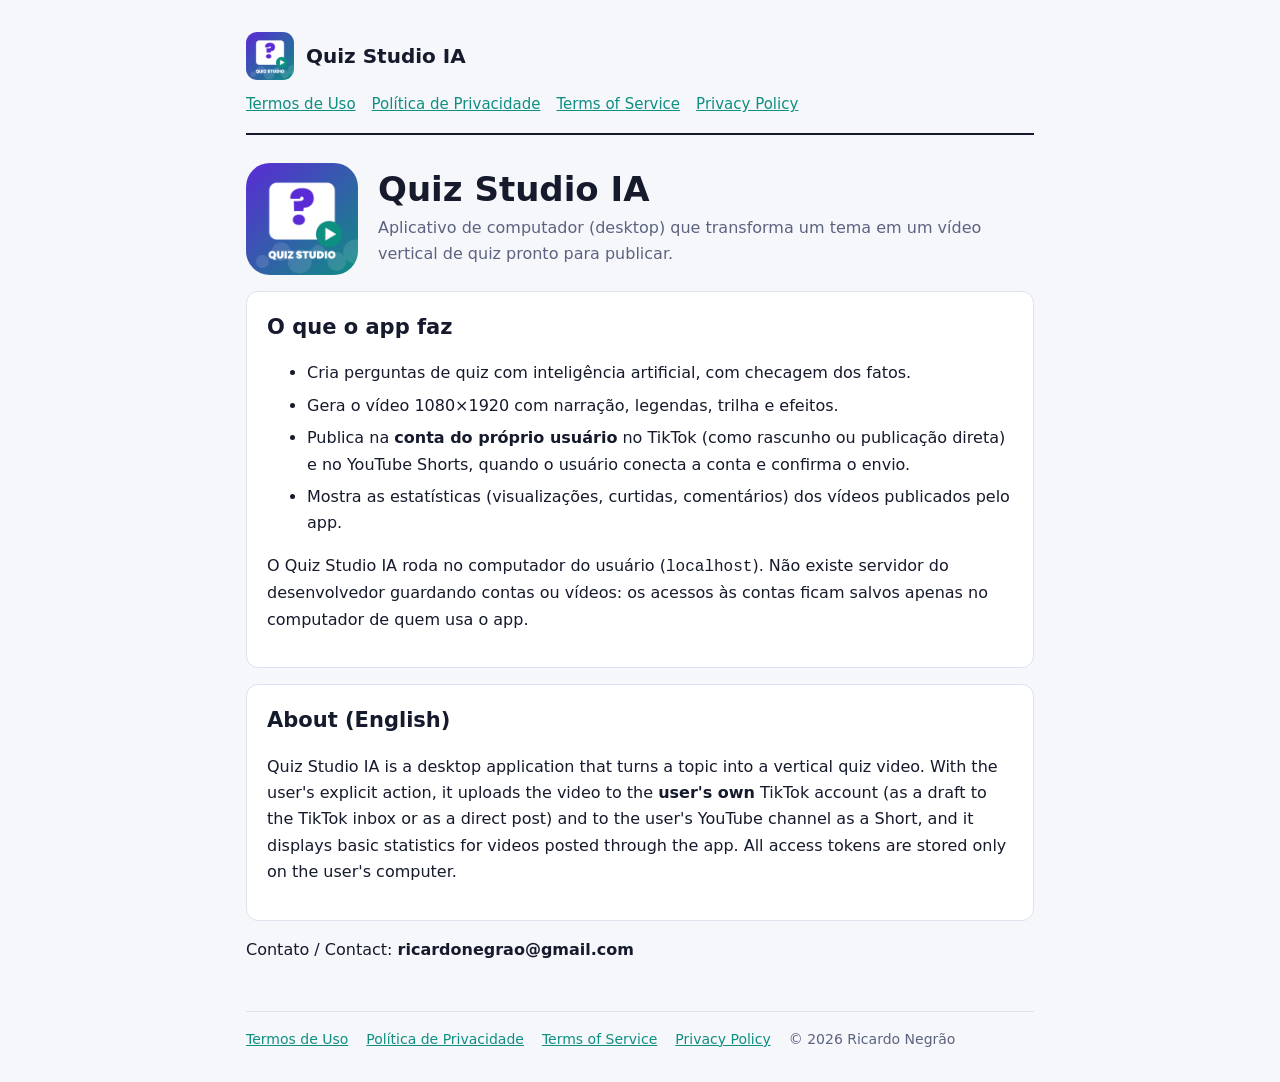
<file: index.html>
<!doctype html>
<html lang="pt-BR">
<head>
<meta charset="utf-8"><meta name="viewport" content="width=device-width, initial-scale=1">
<title>Quiz Studio IA</title>
<meta name="description" content="Aplicativo de computador que cria vídeos de quiz com IA e publica na conta do próprio usuário no TikTok e no YouTube Shorts.">
<link rel="stylesheet" href="style.css">
<link rel="icon" type="image/png" href="favicon.png">
<link rel="apple-touch-icon" href="apple-touch-icon.png">
<meta property="og:image" content="https://ricardonegrao.github.io/quiz-studio/icon-512.png">
</head>
<body><div class="wrap">
<header>
  <a class="brand" href="index.html"><img src="icon-512.png" alt="Ícone do Quiz Studio IA" width="48" height="48">Quiz Studio IA</a>
  <nav aria-label="Documentos legais">
    <a href="termos.html">Termos de Uso</a><a href="privacidade.html">Política de Privacidade</a>
    <a href="terms.html" lang="en">Terms of Service</a><a href="privacy.html" lang="en">Privacy Policy</a>
  </nav>
</header>

<div class="hero">
  <img src="icon-512.png" alt="Ícone do Quiz Studio IA" width="112" height="112">
  <div>
    <h1>Quiz Studio IA</h1>
    <p class="muted">Aplicativo de computador (desktop) que transforma um tema em um vídeo vertical de quiz pronto para publicar.</p>
  </div>
</div>

<div class="card">
  <h2 style="margin-top:0">O que o app faz</h2>
  <ul>
    <li>Cria perguntas de quiz com inteligência artificial, com checagem dos fatos.</li>
    <li>Gera o vídeo 1080×1920 com narração, legendas, trilha e efeitos.</li>
    <li>Publica na <b>conta do próprio usuário</b> no TikTok (como rascunho ou publicação direta) e no YouTube Shorts, quando o usuário conecta a conta e confirma o envio.</li>
    <li>Mostra as estatísticas (visualizações, curtidas, comentários) dos vídeos publicados pelo app.</li>
  </ul>
  <p>O Quiz Studio IA roda no computador do usuário (<code>localhost</code>). Não existe servidor do desenvolvedor guardando contas ou vídeos: os acessos às contas ficam salvos apenas no computador de quem usa o app.</p>
</div>

<div class="card" lang="en">
  <h2 style="margin-top:0">About (English)</h2>
  <p>Quiz Studio IA is a desktop application that turns a topic into a vertical quiz video. With the user's explicit action, it uploads the video to the <b>user's own</b> TikTok account (as a draft to the TikTok inbox or as a direct post) and to the user's YouTube channel as a Short, and it displays basic statistics for videos posted through the app. All access tokens are stored only on the user's computer.</p>
</div>

<p>Contato / Contact: <b>ricardonegrao@gmail.com</b></p>

<footer>
  <a href="termos.html">Termos de Uso</a><a href="privacidade.html">Política de Privacidade</a><a href="terms.html">Terms of Service</a><a href="privacy.html">Privacy Policy</a>
  <span>© 2026 Ricardo Negrão</span>
</footer>
</div></body>
</html>
</file>
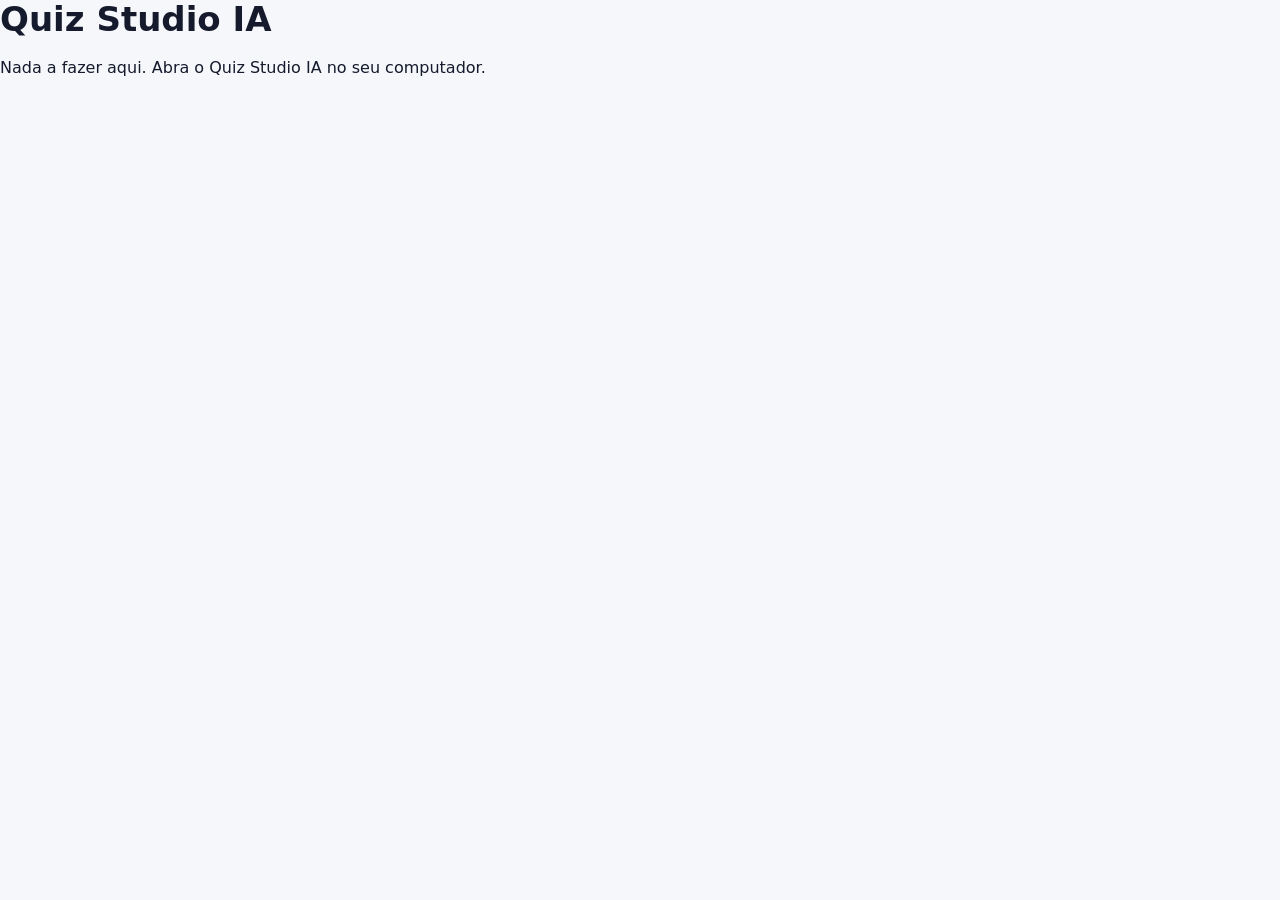
<file: instagram-callback.html>
<!doctype html>
<html lang="pt-BR">
<head>
<meta charset="utf-8">
<meta name="viewport" content="width=device-width, initial-scale=1">
<meta name="robots" content="noindex">
<title>Quiz Studio IA · voltando ao app</title>
<link rel="stylesheet" href="style.css">
<link rel="icon" type="image/png" href="favicon.png">
<link rel="apple-touch-icon" href="apple-touch-icon.png">
<meta property="og:image" content="https://ricardonegrao.github.io/quiz-studio/icon-512.png">
</head>
<body>
<main>
  <h1>Quiz Studio IA</h1>
  <p id="msg">Voltando ao app neste computador…</p>
</main>
<script>
  // Retorno do login da Meta (Instagram). O app roda só no computador do usuário (http://localhost:5173);
  // a Meta exige um endereço HTTPS, então esta página apenas repassa a resposta para o app local.
  // Nada é guardado nem enviado a outro lugar.
  var q = location.search || '';
  if (q) location.replace('http://localhost:5173/api/instagram/callback' + q);
  else document.getElementById('msg').textContent = 'Nada a fazer aqui. Abra o Quiz Studio IA no seu computador.';
</script>
</body>
</html>
</file>
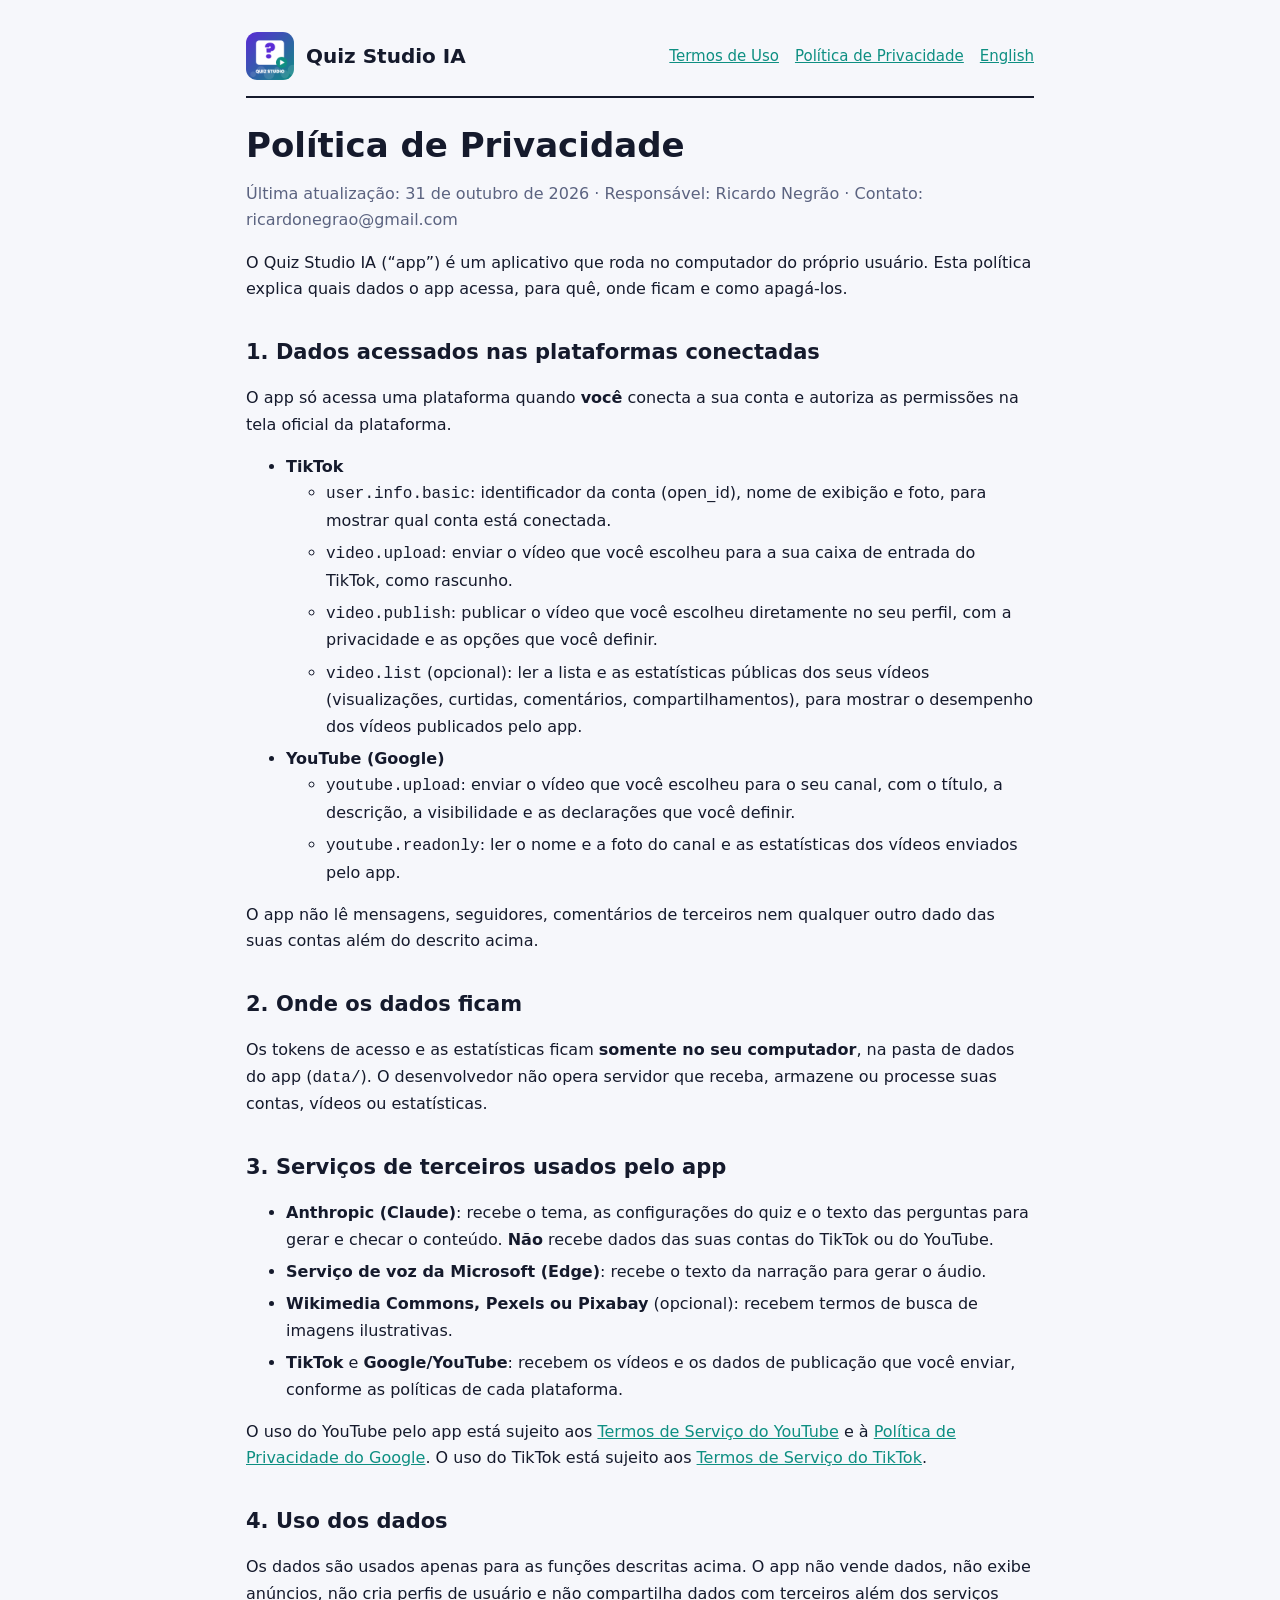
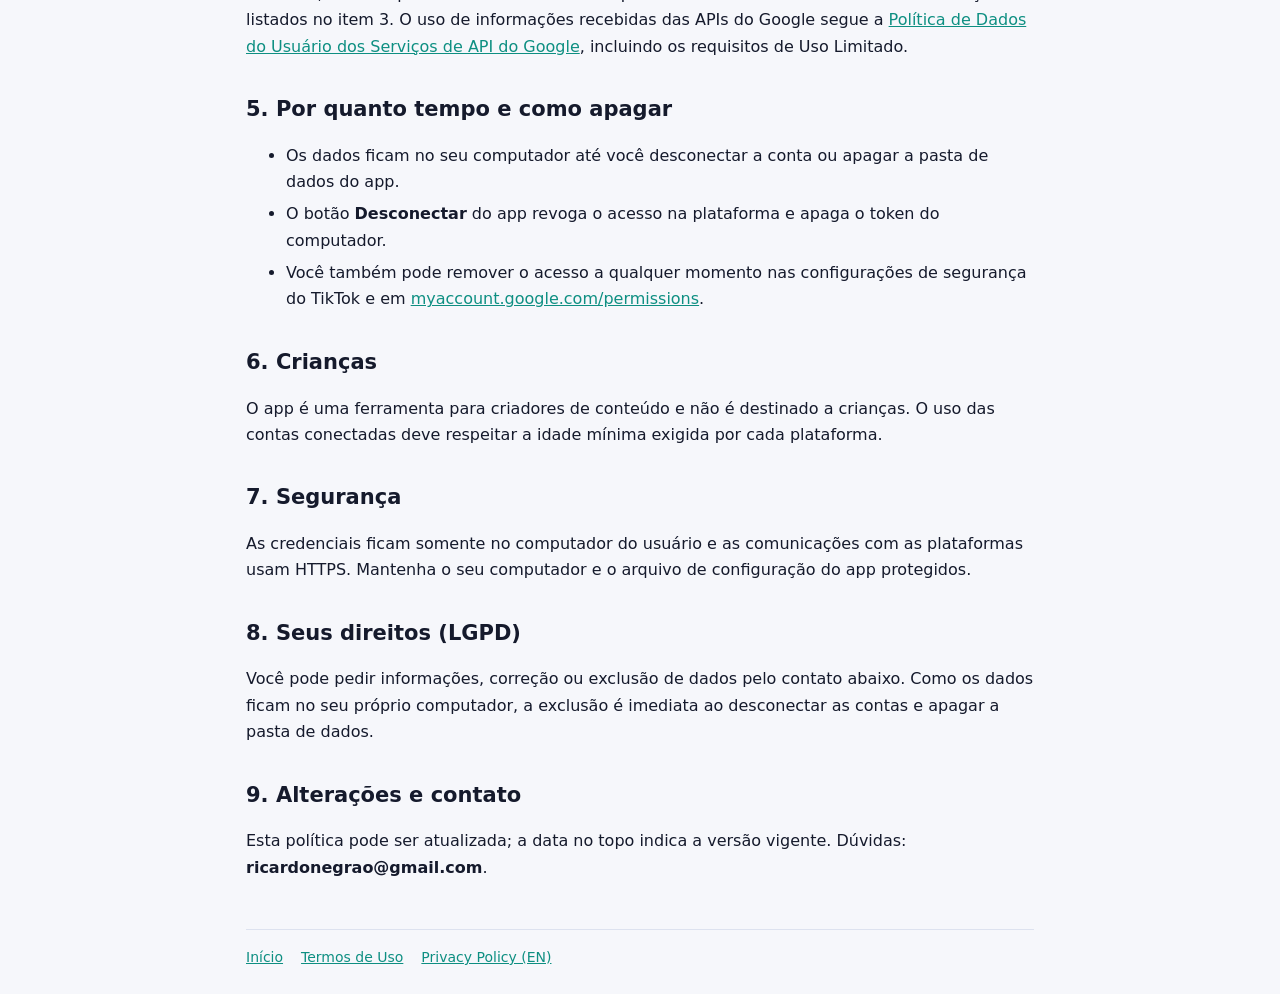
<file: privacidade.html>
<!doctype html>
<html lang="pt-BR">
<head>
<meta charset="utf-8"><meta name="viewport" content="width=device-width, initial-scale=1">
<title>Política de Privacidade · Quiz Studio IA</title>
<link rel="stylesheet" href="style.css">
<link rel="icon" type="image/png" href="favicon.png">
<link rel="apple-touch-icon" href="apple-touch-icon.png">
<meta property="og:image" content="https://ricardonegrao.github.io/quiz-studio/icon-512.png">
</head>
<body><div class="wrap">
<header>
  <a class="brand" href="index.html"><img src="icon-512.png" alt="Ícone do Quiz Studio IA" width="48" height="48">Quiz Studio IA</a>
  <nav><a href="termos.html">Termos de Uso</a><a href="privacidade.html">Política de Privacidade</a><a href="privacy.html" lang="en">English</a></nav>
</header>

<h1>Política de Privacidade</h1>
<p class="muted">Última atualização: 31 de outubro de 2026 · Responsável: Ricardo Negrão · Contato: ricardonegrao@gmail.com</p>

<p>O Quiz Studio IA (“app”) é um aplicativo que roda no computador do próprio usuário. Esta política explica quais dados o app acessa, para quê, onde ficam e como apagá-los.</p>

<h2>1. Dados acessados nas plataformas conectadas</h2>
<p>O app só acessa uma plataforma quando <b>você</b> conecta a sua conta e autoriza as permissões na tela oficial da plataforma.</p>
<ul>
  <li><b>TikTok</b>
    <ul>
      <li><code>user.info.basic</code>: identificador da conta (open_id), nome de exibição e foto, para mostrar qual conta está conectada.</li>
      <li><code>video.upload</code>: enviar o vídeo que você escolheu para a sua caixa de entrada do TikTok, como rascunho.</li>
      <li><code>video.publish</code>: publicar o vídeo que você escolheu diretamente no seu perfil, com a privacidade e as opções que você definir.</li>
      <li><code>video.list</code> (opcional): ler a lista e as estatísticas públicas dos seus vídeos (visualizações, curtidas, comentários, compartilhamentos), para mostrar o desempenho dos vídeos publicados pelo app.</li>
    </ul></li>
  <li><b>YouTube (Google)</b>
    <ul>
      <li><code>youtube.upload</code>: enviar o vídeo que você escolheu para o seu canal, com o título, a descrição, a visibilidade e as declarações que você definir.</li>
      <li><code>youtube.readonly</code>: ler o nome e a foto do canal e as estatísticas dos vídeos enviados pelo app.</li>
    </ul></li>
</ul>
<p>O app não lê mensagens, seguidores, comentários de terceiros nem qualquer outro dado das suas contas além do descrito acima.</p>

<h2>2. Onde os dados ficam</h2>
<p>Os tokens de acesso e as estatísticas ficam <b>somente no seu computador</b>, na pasta de dados do app (<code>data/</code>). O desenvolvedor não opera servidor que receba, armazene ou processe suas contas, vídeos ou estatísticas.</p>

<h2>3. Serviços de terceiros usados pelo app</h2>
<ul>
  <li><b>Anthropic (Claude)</b>: recebe o tema, as configurações do quiz e o texto das perguntas para gerar e checar o conteúdo. <b>Não</b> recebe dados das suas contas do TikTok ou do YouTube.</li>
  <li><b>Serviço de voz da Microsoft (Edge)</b>: recebe o texto da narração para gerar o áudio.</li>
  <li><b>Wikimedia Commons, Pexels ou Pixabay</b> (opcional): recebem termos de busca de imagens ilustrativas.</li>
  <li><b>TikTok</b> e <b>Google/YouTube</b>: recebem os vídeos e os dados de publicação que você enviar, conforme as políticas de cada plataforma.</li>
</ul>
<p>O uso do YouTube pelo app está sujeito aos <a href="https://www.youtube.com/t/terms" target="_blank" rel="noopener">Termos de Serviço do YouTube</a> e à <a href="https://policies.google.com/privacy" target="_blank" rel="noopener">Política de Privacidade do Google</a>. O uso do TikTok está sujeito aos <a href="https://www.tiktok.com/legal/terms-of-service" target="_blank" rel="noopener">Termos de Serviço do TikTok</a>.</p>

<h2>4. Uso dos dados</h2>
<p>Os dados são usados apenas para as funções descritas acima. O app não vende dados, não exibe anúncios, não cria perfis de usuário e não compartilha dados com terceiros além dos serviços listados no item 3. O uso de informações recebidas das APIs do Google segue a <a href="https://developers.google.com/terms/api-services-user-data-policy" target="_blank" rel="noopener">Política de Dados do Usuário dos Serviços de API do Google</a>, incluindo os requisitos de Uso Limitado.</p>

<h2>5. Por quanto tempo e como apagar</h2>
<ul>
  <li>Os dados ficam no seu computador até você desconectar a conta ou apagar a pasta de dados do app.</li>
  <li>O botão <b>Desconectar</b> do app revoga o acesso na plataforma e apaga o token do computador.</li>
  <li>Você também pode remover o acesso a qualquer momento nas configurações de segurança do TikTok e em <a href="https://myaccount.google.com/permissions" target="_blank" rel="noopener">myaccount.google.com/permissions</a>.</li>
</ul>

<h2>6. Crianças</h2>
<p>O app é uma ferramenta para criadores de conteúdo e não é destinado a crianças. O uso das contas conectadas deve respeitar a idade mínima exigida por cada plataforma.</p>

<h2>7. Segurança</h2>
<p>As credenciais ficam somente no computador do usuário e as comunicações com as plataformas usam HTTPS. Mantenha o seu computador e o arquivo de configuração do app protegidos.</p>

<h2>8. Seus direitos (LGPD)</h2>
<p>Você pode pedir informações, correção ou exclusão de dados pelo contato abaixo. Como os dados ficam no seu próprio computador, a exclusão é imediata ao desconectar as contas e apagar a pasta de dados.</p>

<h2>9. Alterações e contato</h2>
<p>Esta política pode ser atualizada; a data no topo indica a versão vigente. Dúvidas: <b>ricardonegrao@gmail.com</b>.</p>

<footer><a href="index.html">Início</a><a href="termos.html">Termos de Uso</a><a href="privacy.html">Privacy Policy (EN)</a></footer>
</div></body>
</html>
</file>
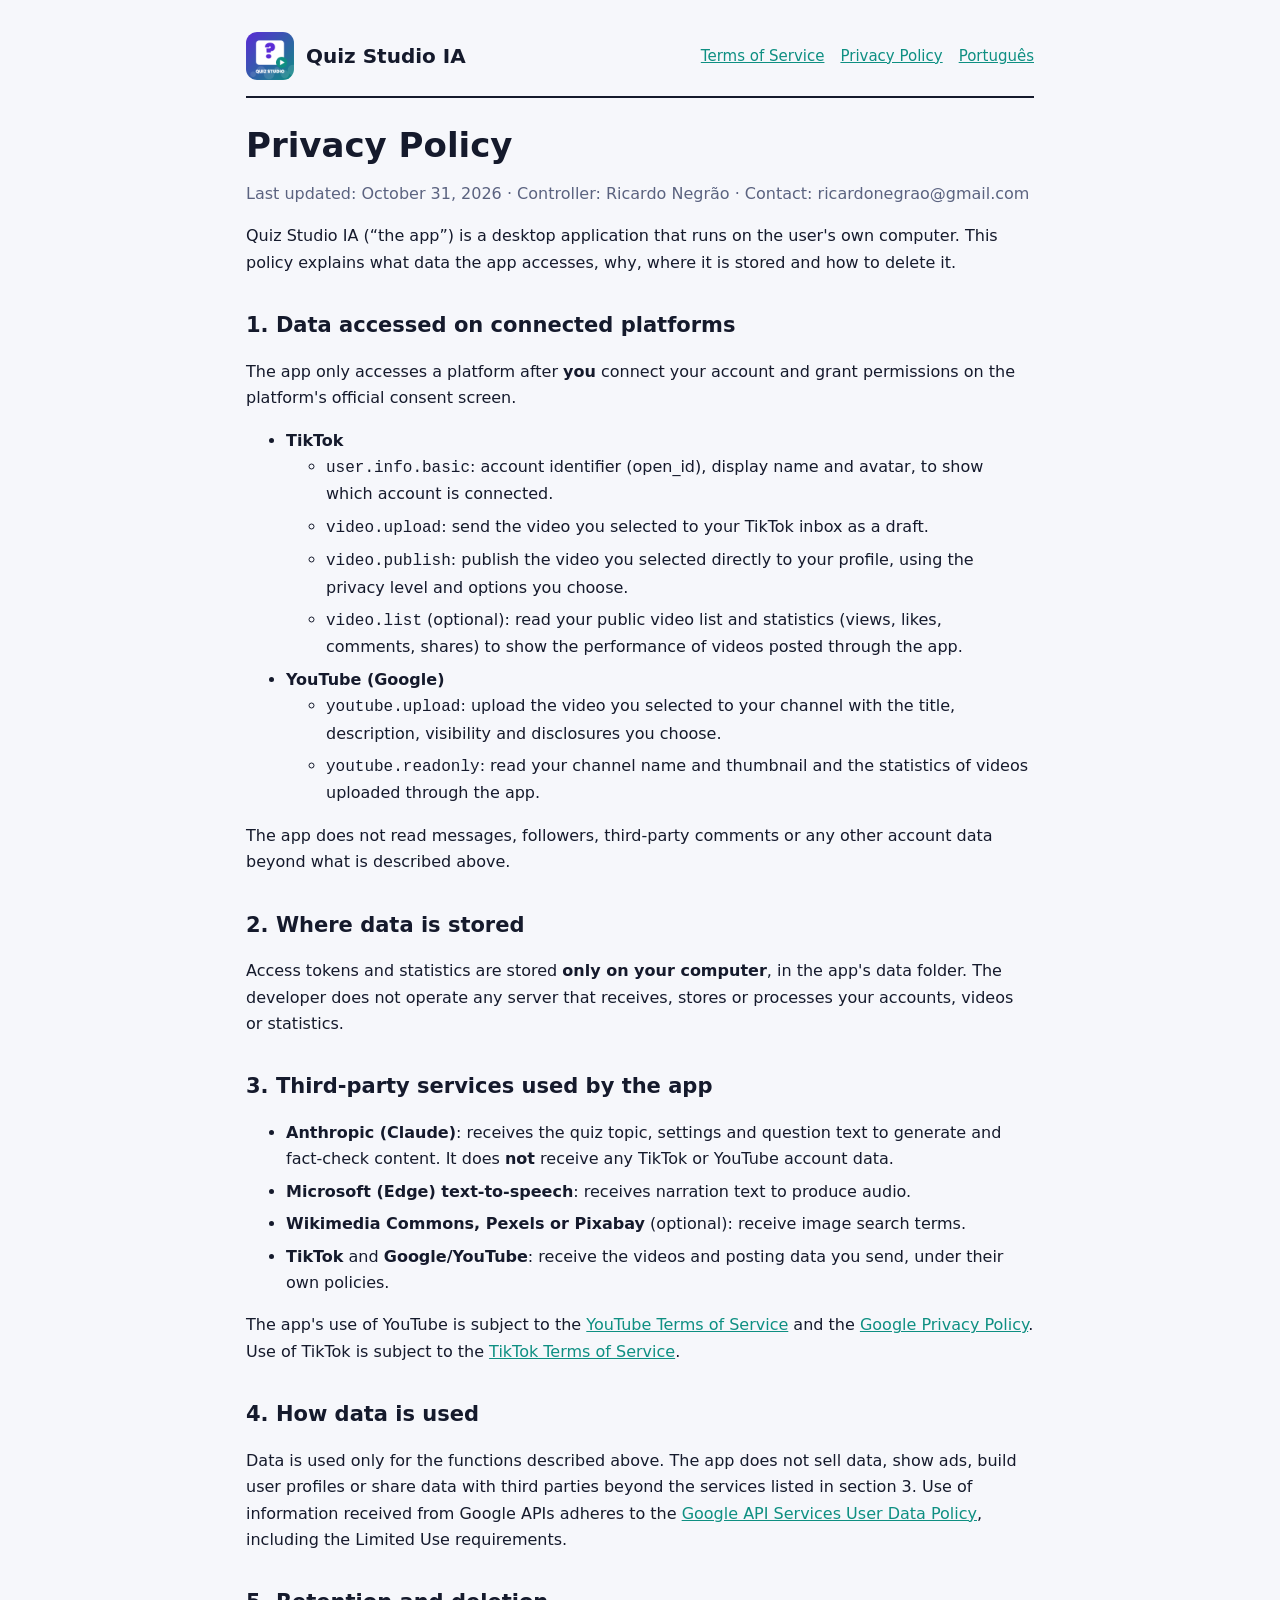
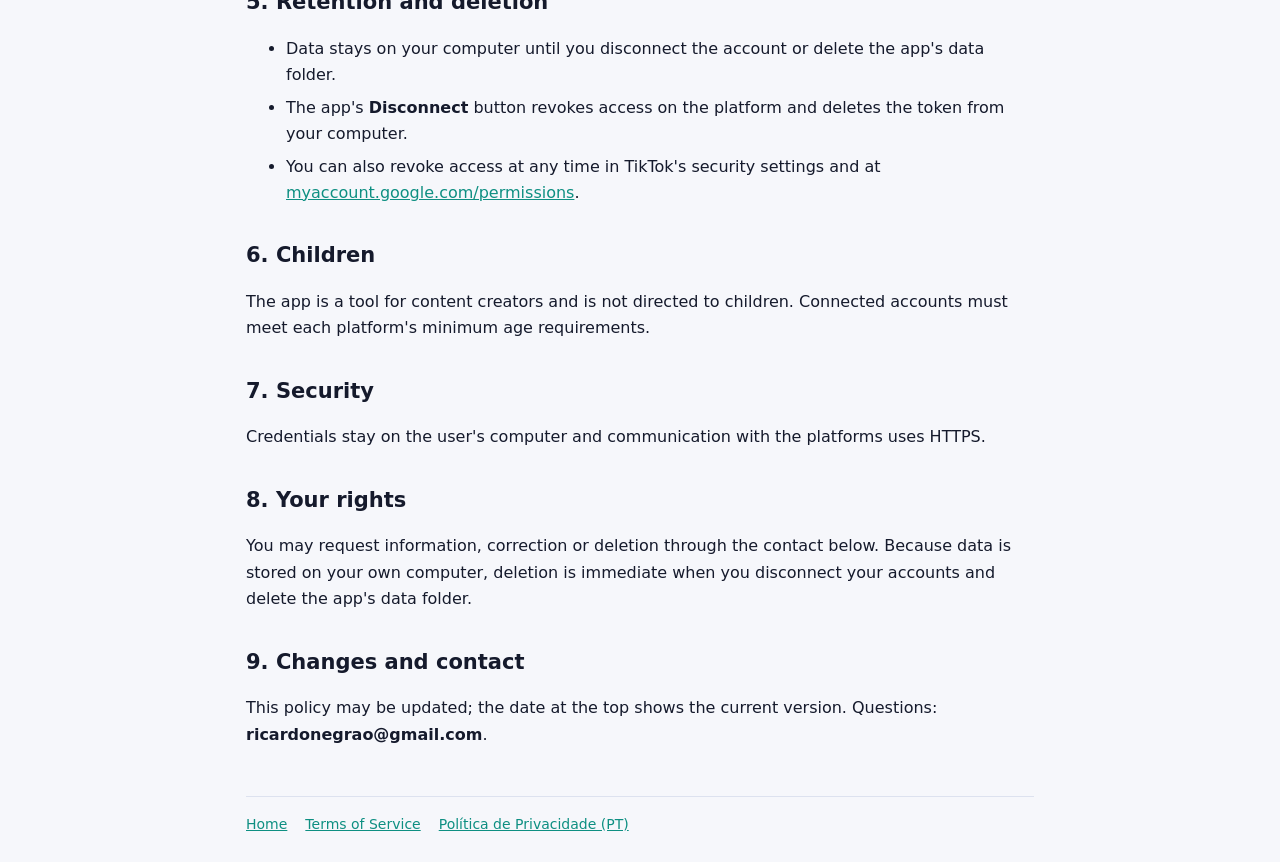
<file: privacy.html>
<!doctype html>
<html lang="en">
<head>
<meta charset="utf-8"><meta name="viewport" content="width=device-width, initial-scale=1">
<title>Privacy Policy · Quiz Studio IA</title>
<link rel="stylesheet" href="style.css">
<link rel="icon" type="image/png" href="favicon.png">
<link rel="apple-touch-icon" href="apple-touch-icon.png">
<meta property="og:image" content="https://ricardonegrao.github.io/quiz-studio/icon-512.png">
</head>
<body><div class="wrap">
<header>
  <a class="brand" href="index.html"><img src="icon-512.png" alt="Ícone do Quiz Studio IA" width="48" height="48">Quiz Studio IA</a>
  <nav><a href="terms.html">Terms of Service</a><a href="privacy.html">Privacy Policy</a><a href="privacidade.html" lang="pt-BR">Português</a></nav>
</header>

<h1>Privacy Policy</h1>
<p class="muted">Last updated: October 31, 2026 · Controller: Ricardo Negrão · Contact: ricardonegrao@gmail.com</p>

<p>Quiz Studio IA (“the app”) is a desktop application that runs on the user's own computer. This policy explains what data the app accesses, why, where it is stored and how to delete it.</p>

<h2>1. Data accessed on connected platforms</h2>
<p>The app only accesses a platform after <b>you</b> connect your account and grant permissions on the platform's official consent screen.</p>
<ul>
  <li><b>TikTok</b>
    <ul>
      <li><code>user.info.basic</code>: account identifier (open_id), display name and avatar, to show which account is connected.</li>
      <li><code>video.upload</code>: send the video you selected to your TikTok inbox as a draft.</li>
      <li><code>video.publish</code>: publish the video you selected directly to your profile, using the privacy level and options you choose.</li>
      <li><code>video.list</code> (optional): read your public video list and statistics (views, likes, comments, shares) to show the performance of videos posted through the app.</li>
    </ul></li>
  <li><b>YouTube (Google)</b>
    <ul>
      <li><code>youtube.upload</code>: upload the video you selected to your channel with the title, description, visibility and disclosures you choose.</li>
      <li><code>youtube.readonly</code>: read your channel name and thumbnail and the statistics of videos uploaded through the app.</li>
    </ul></li>
</ul>
<p>The app does not read messages, followers, third-party comments or any other account data beyond what is described above.</p>

<h2>2. Where data is stored</h2>
<p>Access tokens and statistics are stored <b>only on your computer</b>, in the app's data folder. The developer does not operate any server that receives, stores or processes your accounts, videos or statistics.</p>

<h2>3. Third-party services used by the app</h2>
<ul>
  <li><b>Anthropic (Claude)</b>: receives the quiz topic, settings and question text to generate and fact-check content. It does <b>not</b> receive any TikTok or YouTube account data.</li>
  <li><b>Microsoft (Edge) text-to-speech</b>: receives narration text to produce audio.</li>
  <li><b>Wikimedia Commons, Pexels or Pixabay</b> (optional): receive image search terms.</li>
  <li><b>TikTok</b> and <b>Google/YouTube</b>: receive the videos and posting data you send, under their own policies.</li>
</ul>
<p>The app's use of YouTube is subject to the <a href="https://www.youtube.com/t/terms" target="_blank" rel="noopener">YouTube Terms of Service</a> and the <a href="https://policies.google.com/privacy" target="_blank" rel="noopener">Google Privacy Policy</a>. Use of TikTok is subject to the <a href="https://www.tiktok.com/legal/terms-of-service" target="_blank" rel="noopener">TikTok Terms of Service</a>.</p>

<h2>4. How data is used</h2>
<p>Data is used only for the functions described above. The app does not sell data, show ads, build user profiles or share data with third parties beyond the services listed in section 3. Use of information received from Google APIs adheres to the <a href="https://developers.google.com/terms/api-services-user-data-policy" target="_blank" rel="noopener">Google API Services User Data Policy</a>, including the Limited Use requirements.</p>

<h2>5. Retention and deletion</h2>
<ul>
  <li>Data stays on your computer until you disconnect the account or delete the app's data folder.</li>
  <li>The app's <b>Disconnect</b> button revokes access on the platform and deletes the token from your computer.</li>
  <li>You can also revoke access at any time in TikTok's security settings and at <a href="https://myaccount.google.com/permissions" target="_blank" rel="noopener">myaccount.google.com/permissions</a>.</li>
</ul>

<h2>6. Children</h2>
<p>The app is a tool for content creators and is not directed to children. Connected accounts must meet each platform's minimum age requirements.</p>

<h2>7. Security</h2>
<p>Credentials stay on the user's computer and communication with the platforms uses HTTPS.</p>

<h2>8. Your rights</h2>
<p>You may request information, correction or deletion through the contact below. Because data is stored on your own computer, deletion is immediate when you disconnect your accounts and delete the app's data folder.</p>

<h2>9. Changes and contact</h2>
<p>This policy may be updated; the date at the top shows the current version. Questions: <b>ricardonegrao@gmail.com</b>.</p>

<footer><a href="index.html">Home</a><a href="terms.html">Terms of Service</a><a href="privacidade.html">Política de Privacidade (PT)</a></footer>
</div></body>
</html>
</file>
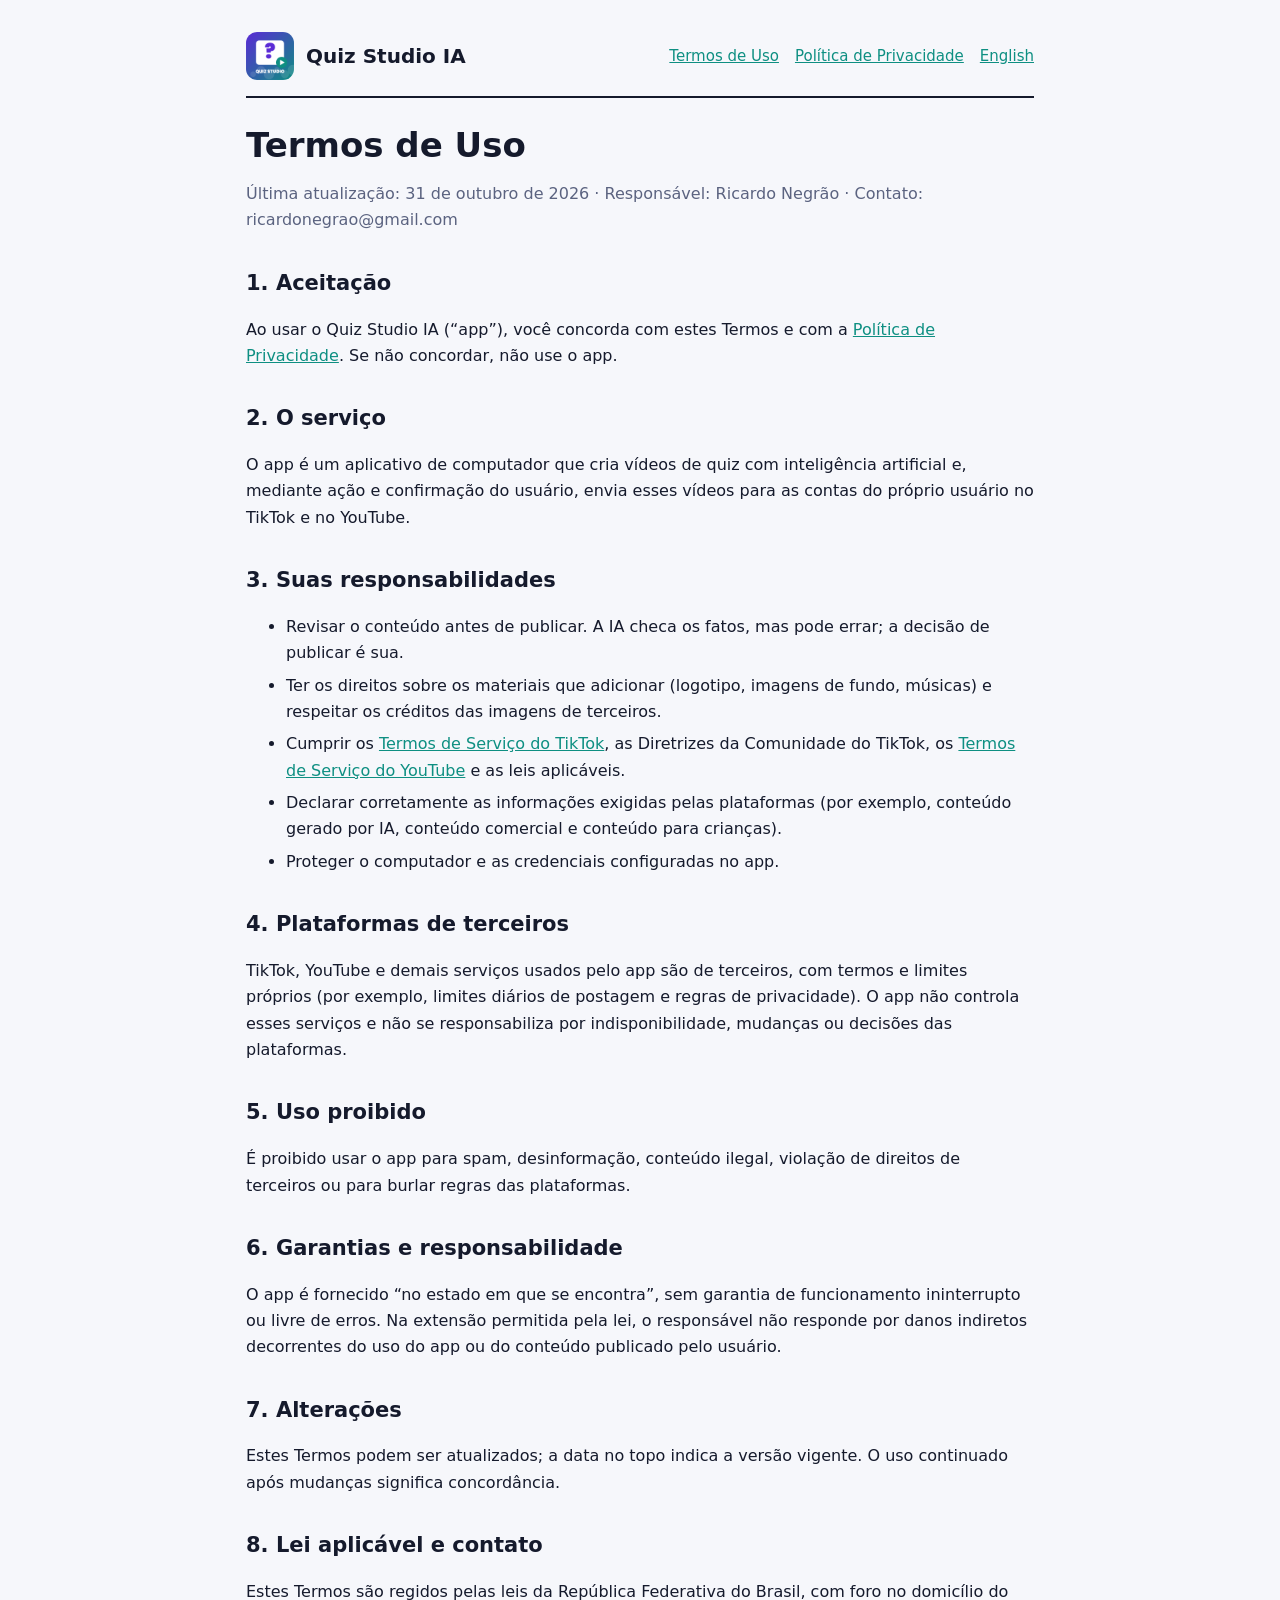
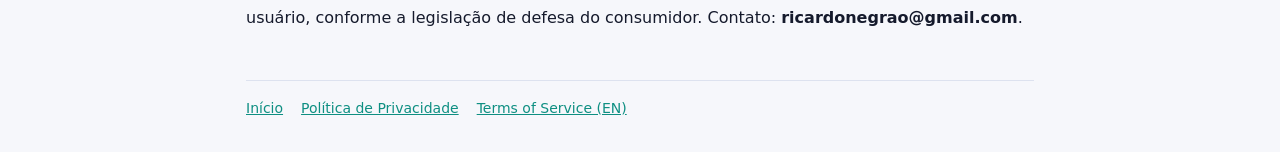
<file: termos.html>
<!doctype html>
<html lang="pt-BR">
<head>
<meta charset="utf-8"><meta name="viewport" content="width=device-width, initial-scale=1">
<title>Termos de Uso · Quiz Studio IA</title>
<link rel="stylesheet" href="style.css">
<link rel="icon" type="image/png" href="favicon.png">
<link rel="apple-touch-icon" href="apple-touch-icon.png">
<meta property="og:image" content="https://ricardonegrao.github.io/quiz-studio/icon-512.png">
</head>
<body><div class="wrap">
<header>
  <a class="brand" href="index.html"><img src="icon-512.png" alt="Ícone do Quiz Studio IA" width="48" height="48">Quiz Studio IA</a>
  <nav><a href="termos.html">Termos de Uso</a><a href="privacidade.html">Política de Privacidade</a><a href="terms.html" lang="en">English</a></nav>
</header>

<h1>Termos de Uso</h1>
<p class="muted">Última atualização: 31 de outubro de 2026 · Responsável: Ricardo Negrão · Contato: ricardonegrao@gmail.com</p>

<h2>1. Aceitação</h2>
<p>Ao usar o Quiz Studio IA (“app”), você concorda com estes Termos e com a <a href="privacidade.html">Política de Privacidade</a>. Se não concordar, não use o app.</p>

<h2>2. O serviço</h2>
<p>O app é um aplicativo de computador que cria vídeos de quiz com inteligência artificial e, mediante ação e confirmação do usuário, envia esses vídeos para as contas do próprio usuário no TikTok e no YouTube.</p>

<h2>3. Suas responsabilidades</h2>
<ul>
  <li>Revisar o conteúdo antes de publicar. A IA checa os fatos, mas pode errar; a decisão de publicar é sua.</li>
  <li>Ter os direitos sobre os materiais que adicionar (logotipo, imagens de fundo, músicas) e respeitar os créditos das imagens de terceiros.</li>
  <li>Cumprir os <a href="https://www.tiktok.com/legal/terms-of-service" target="_blank" rel="noopener">Termos de Serviço do TikTok</a>, as Diretrizes da Comunidade do TikTok, os <a href="https://www.youtube.com/t/terms" target="_blank" rel="noopener">Termos de Serviço do YouTube</a> e as leis aplicáveis.</li>
  <li>Declarar corretamente as informações exigidas pelas plataformas (por exemplo, conteúdo gerado por IA, conteúdo comercial e conteúdo para crianças).</li>
  <li>Proteger o computador e as credenciais configuradas no app.</li>
</ul>

<h2>4. Plataformas de terceiros</h2>
<p>TikTok, YouTube e demais serviços usados pelo app são de terceiros, com termos e limites próprios (por exemplo, limites diários de postagem e regras de privacidade). O app não controla esses serviços e não se responsabiliza por indisponibilidade, mudanças ou decisões das plataformas.</p>

<h2>5. Uso proibido</h2>
<p>É proibido usar o app para spam, desinformação, conteúdo ilegal, violação de direitos de terceiros ou para burlar regras das plataformas.</p>

<h2>6. Garantias e responsabilidade</h2>
<p>O app é fornecido “no estado em que se encontra”, sem garantia de funcionamento ininterrupto ou livre de erros. Na extensão permitida pela lei, o responsável não responde por danos indiretos decorrentes do uso do app ou do conteúdo publicado pelo usuário.</p>

<h2>7. Alterações</h2>
<p>Estes Termos podem ser atualizados; a data no topo indica a versão vigente. O uso continuado após mudanças significa concordância.</p>

<h2>8. Lei aplicável e contato</h2>
<p>Estes Termos são regidos pelas leis da República Federativa do Brasil, com foro no domicílio do usuário, conforme a legislação de defesa do consumidor. Contato: <b>ricardonegrao@gmail.com</b>.</p>

<footer><a href="index.html">Início</a><a href="privacidade.html">Política de Privacidade</a><a href="terms.html">Terms of Service (EN)</a></footer>
</div></body>
</html>
</file>
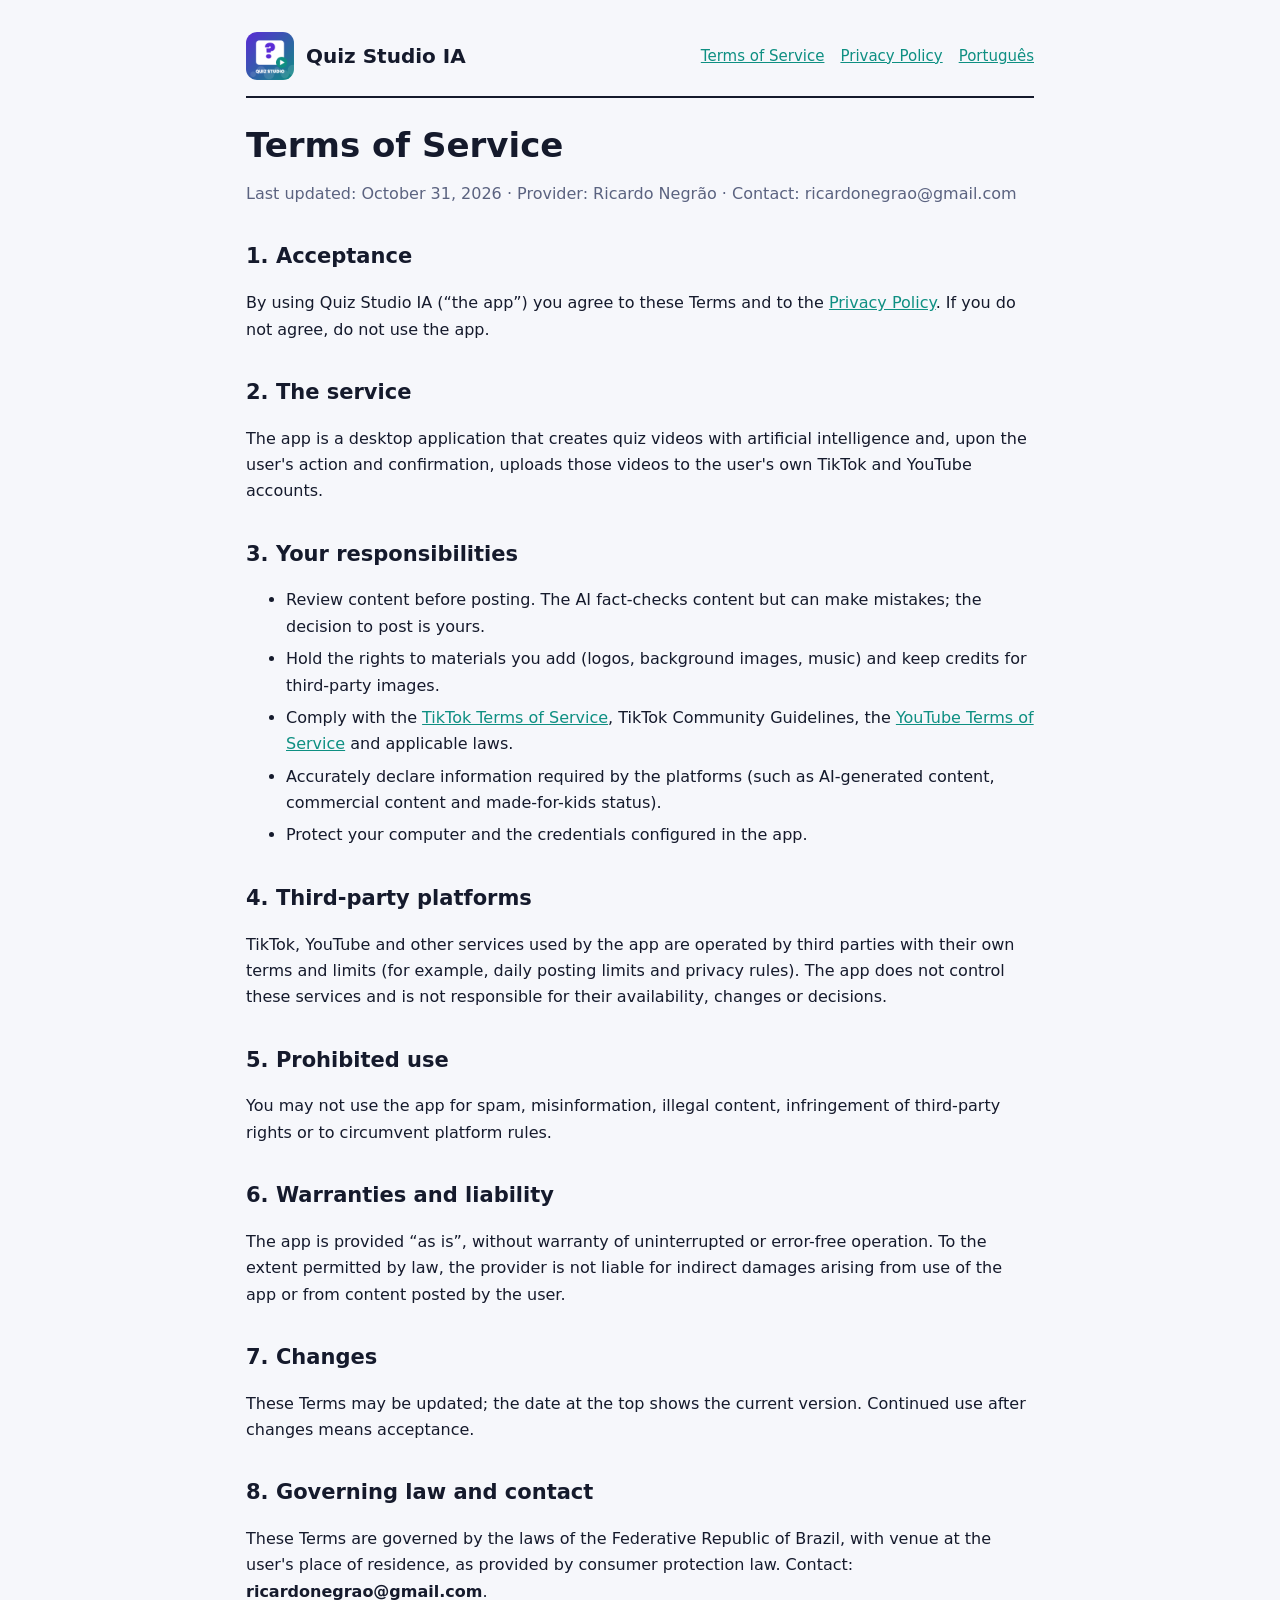
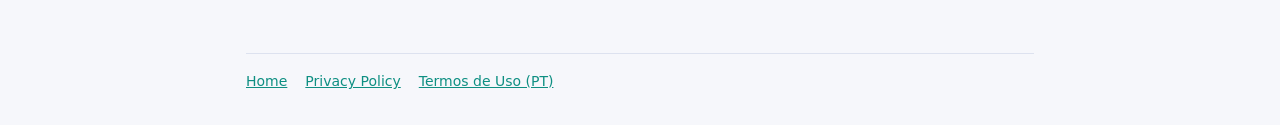
<file: terms.html>
<!doctype html>
<html lang="en">
<head>
<meta charset="utf-8"><meta name="viewport" content="width=device-width, initial-scale=1">
<title>Terms of Service · Quiz Studio IA</title>
<link rel="stylesheet" href="style.css">
<link rel="icon" type="image/png" href="favicon.png">
<link rel="apple-touch-icon" href="apple-touch-icon.png">
<meta property="og:image" content="https://ricardonegrao.github.io/quiz-studio/icon-512.png">
</head>
<body><div class="wrap">
<header>
  <a class="brand" href="index.html"><img src="icon-512.png" alt="Ícone do Quiz Studio IA" width="48" height="48">Quiz Studio IA</a>
  <nav><a href="terms.html">Terms of Service</a><a href="privacy.html">Privacy Policy</a><a href="termos.html" lang="pt-BR">Português</a></nav>
</header>

<h1>Terms of Service</h1>
<p class="muted">Last updated: October 31, 2026 · Provider: Ricardo Negrão · Contact: ricardonegrao@gmail.com</p>

<h2>1. Acceptance</h2>
<p>By using Quiz Studio IA (“the app”) you agree to these Terms and to the <a href="privacy.html">Privacy Policy</a>. If you do not agree, do not use the app.</p>

<h2>2. The service</h2>
<p>The app is a desktop application that creates quiz videos with artificial intelligence and, upon the user's action and confirmation, uploads those videos to the user's own TikTok and YouTube accounts.</p>

<h2>3. Your responsibilities</h2>
<ul>
  <li>Review content before posting. The AI fact-checks content but can make mistakes; the decision to post is yours.</li>
  <li>Hold the rights to materials you add (logos, background images, music) and keep credits for third-party images.</li>
  <li>Comply with the <a href="https://www.tiktok.com/legal/terms-of-service" target="_blank" rel="noopener">TikTok Terms of Service</a>, TikTok Community Guidelines, the <a href="https://www.youtube.com/t/terms" target="_blank" rel="noopener">YouTube Terms of Service</a> and applicable laws.</li>
  <li>Accurately declare information required by the platforms (such as AI-generated content, commercial content and made-for-kids status).</li>
  <li>Protect your computer and the credentials configured in the app.</li>
</ul>

<h2>4. Third-party platforms</h2>
<p>TikTok, YouTube and other services used by the app are operated by third parties with their own terms and limits (for example, daily posting limits and privacy rules). The app does not control these services and is not responsible for their availability, changes or decisions.</p>

<h2>5. Prohibited use</h2>
<p>You may not use the app for spam, misinformation, illegal content, infringement of third-party rights or to circumvent platform rules.</p>

<h2>6. Warranties and liability</h2>
<p>The app is provided “as is”, without warranty of uninterrupted or error-free operation. To the extent permitted by law, the provider is not liable for indirect damages arising from use of the app or from content posted by the user.</p>

<h2>7. Changes</h2>
<p>These Terms may be updated; the date at the top shows the current version. Continued use after changes means acceptance.</p>

<h2>8. Governing law and contact</h2>
<p>These Terms are governed by the laws of the Federative Republic of Brazil, with venue at the user's place of residence, as provided by consumer protection law. Contact: <b>ricardonegrao@gmail.com</b>.</p>

<footer><a href="index.html">Home</a><a href="privacy.html">Privacy Policy</a><a href="termos.html">Termos de Uso (PT)</a></footer>
</div></body>
</html>
</file>
<file: style.css>
:root { --bg: #f6f7fb; --card: #fff; --ink: #151a2c; --muted: #5b6380; --line: #dde2ef; --accent: #0e8f82; }
@media (prefers-color-scheme: dark) { :root { --bg: #0d1120; --card: #151b30; --ink: #e8ecf8; --muted: #9aa3c2; --line: #27304d; --accent: #34d3c0; } }
* { box-sizing: border-box; }
body { margin: 0; background: var(--bg); color: var(--ink); font: 16px/1.65 "Segoe UI", system-ui, -apple-system, sans-serif; }
.wrap { max-width: 820px; margin: 0 auto; padding: 32px max(16px, env(safe-area-inset-left)); }
header { display: flex; flex-wrap: wrap; gap: 12px 24px; align-items: center; justify-content: space-between; border-bottom: 2px solid var(--ink); padding-bottom: 16px; margin-bottom: 28px; }
header a.brand { display: inline-flex; align-items: center; gap: 12px; font-weight: 800; font-size: 20px; color: var(--ink); text-decoration: none; }
header a.brand img { width: 48px; height: 48px; border-radius: 11px; display: block; }
.hero { display: flex; align-items: center; gap: 20px; margin-bottom: 8px; }
.hero img { width: 112px; height: 112px; border-radius: 24px; flex: none; }
.hero h1 { margin: 0 0 6px; } .hero p { margin: 0; }
@media (max-width: 520px) { .hero { align-items: flex-start; gap: 14px; } .hero img { width: 76px; height: 76px; border-radius: 17px; } }
nav { display: flex; flex-wrap: wrap; gap: 6px 16px; font-size: 15px; }
a { color: var(--accent); }
h1 { font-size: 34px; line-height: 1.15; margin: 0 0 8px; } h2 { font-size: 21px; margin: 32px 0 8px; }
.muted { color: var(--muted); } .card { background: var(--card); border: 1px solid var(--line); border-radius: 12px; padding: 18px 20px; margin: 16px 0; }
li { margin-bottom: 6px; }
footer { margin-top: 48px; padding-top: 16px; border-top: 1px solid var(--line); font-size: 14px; color: var(--muted); display: flex; flex-wrap: wrap; gap: 8px 18px; }
</file>
